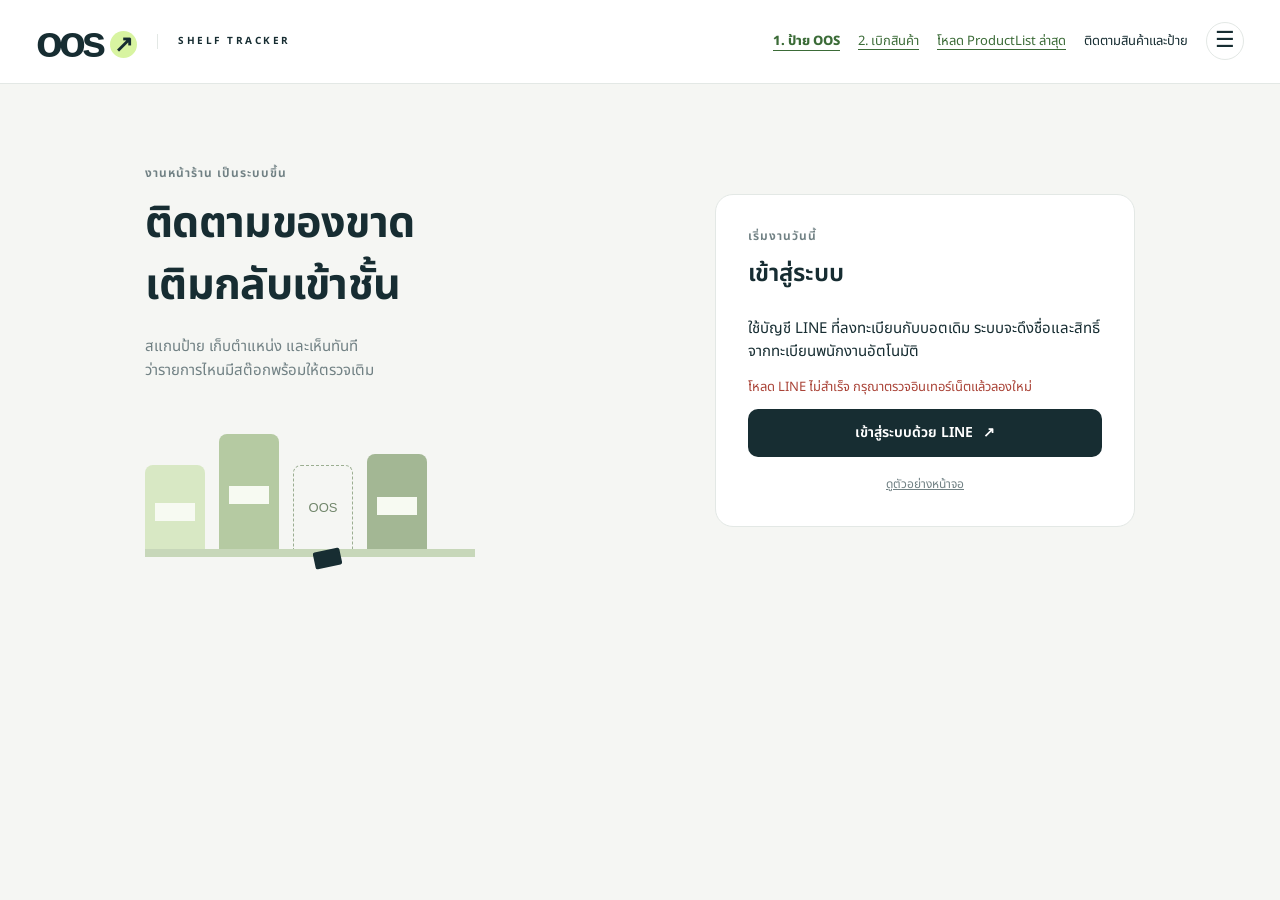
<file: index.html>
<!doctype html>
<html lang="th">
<head>
  <meta charset="utf-8"><meta name="viewport" content="width=device-width,initial-scale=1,viewport-fit=cover">
  <meta name="theme-color" content="#172d32"><meta name="referrer" content="no-referrer">
  <title>OOS — ติดตามสินค้าและป้าย</title>
  <link rel="stylesheet" href="styles.css?v=20261009-session1"><link rel="stylesheet" href="camera.css?v=20261009-session1">
  <script src="config.js" defer></script><script src="line-auth.js?v=20261009-session1" defer></script><script src="demo.js" defer></script><script src="export-gate.js?v=20261009-session1" defer></script><script src="barcode-camera.js?v=20261009-session1" defer></script><script src="app.js?v=20261009-session1" defer></script>
</head>
<body>
  <div class="demo-banner" id="demo-banner" hidden>โหมดตัวอย่าง · ข้อมูลจำลอง ไม่บันทึกลงชีท</div>
  <header class="topbar">
    <a class="brand" href="./" aria-label="หน้าแรก OOS"><span class="brand-mark">oos<span>↗</span></span><span class="brand-caption">SHELF TRACKER</span></a>
    <div class="topbar-right"><a class="text-btn" href="index.html" aria-current="page">1. ป้าย OOS</a><a class="text-btn" href="requisition.html">2. เบิกสินค้า</a><button class="text-btn" id="new-round-btn">โหลด ProductList ล่าสุด</button><span id="user-label" class="user-label">ติดตามสินค้าและป้าย</span><button id="account-btn" class="icon-btn" title="ข้อมูลผู้ใช้งาน" aria-label="ข้อมูลผู้ใช้งาน">☰</button></div>
  </header>
  <section id="login-view" class="login-wrap">
    <div class="login-intro"><span class="eyebrow">งานหน้าร้าน เป็นระบบขึ้น</span><h1>ติดตามของขาด<br>เติมกลับเข้าชั้น</h1><p>สแกนป้าย เก็บตำแหน่ง และเห็นทันที<br>ว่ารายการไหนมีสต๊อกพร้อมให้ตรวจเติม</p><div class="shelf-art" aria-hidden="true"><span></span><span></span><span class="missing">OOS</span><span></span><i></i></div></div>
    <form id="login-form" class="panel login-form"><span class="eyebrow">เริ่มงานวันนี้</span><h2>เข้าสู่ระบบ</h2>
      <p id="setup-notice" class="notice" hidden>ยังไม่ได้เชื่อมต่อระบบ ผู้ดูแลต้องติดตั้งตามคู่มือก่อนใช้งานจริง</p>
      <p>ใช้บัญชี LINE ที่ลงทะเบียนกับบอตเดิม ระบบจะดึงชื่อและสิทธิ์จากทะเบียนพนักงานอัตโนมัติ</p>
      <p class="form-error" id="login-error" role="alert"></p><button class="btn primary full" id="login-submit">เข้าสู่ระบบด้วย LINE <span>↗</span></button>
      <a class="demo-link" href="?demo=1">ดูตัวอย่างหน้าจอ</a>
    </form>
  </section>
  <main id="app-view" class="app-layout" hidden>
    <aside class="sidebar"><div class="workspace-label">งานหน้าร้าน</div><button class="side-link active" data-filter="ready"><span>▦</span> รายการ OOS</button><button class="side-link" data-filter="closed"><span>◷</span> ประวัติการเติม</button><div class="sidebar-guide"><span class="guide-dot"></span><h3>ป้ายอยู่ที่ไหน?</h3><p>เก็บบน top stock<br>ให้ตรงกับ Section<br>ที่บันทึกไว้ในระบบ</p></div><div class="sidebar-footer">OOS TRACKER <span>v2.0</span></div></aside>
    <div class="workspace">
      <div class="page-heading"><div><span class="eyebrow" id="branch-label">สาขา 1000</span><h1>จัดการสินค้า OOS</h1><p>จากป้ายที่เก็บไว้ กลับไปเป็นสินค้าบนชั้น</p></div><button class="btn secondary" id="refresh-btn"><span>↻</span> อัปเดตรายการ</button></div>
      <p id="source-detail" class="small muted"></p>
      <div id="health" class="health" role="status"></div>
      <section class="stats" aria-label="สรุปสถานะ"><button class="stat stat-ready" data-filter="ready"><span class="stat-label"><i></i> พบสต๊อก รอเติม</span><strong id="count-ready">—</strong><small>ตรวจของ แล้วเติมเข้าชั้น <span>↗</span></small></button><button class="stat" data-filter="waiting"><span class="stat-label"><i class="amber"></i> ยังรอสินค้า</span><strong id="count-waiting">—</strong><small>คงเหลือในชีทเป็น 0</small></button><button class="stat" data-filter="review"><span class="stat-label"><i class="red"></i> ตรวจสอบข้อมูล</span><strong id="count-review">—</strong><small>ยอดว่าง หรือข้อมูลไม่ตรงกัน</small></button></section>
      <section class="quick-actions"><div class="quick-caption"><span class="scan-symbol" aria-hidden="true">▥</span><div><h2>เจอของขาด หรือเติมเสร็จแล้ว?</h2><p>สแกนป้ายเพื่อบันทึกงานได้เลย</p></div></div><div class="action-buttons"><button class="btn secondary" id="refill-btn">✓ สแกนเติมสินค้าแล้ว</button><button class="btn primary" id="add-btn">+ สแกนป้าย OOS</button></div></section>
      <section class="records-panel panel"><div class="list-heading"><h2>รายการสินค้า <span id="total-label"></span></h2><span id="list-updated" class="small muted"></span></div><div class="tabs" role="group" aria-label="กรองสถานะ"><button data-filter="ready" class="selected">รอเติม</button><button data-filter="waiting">รอสินค้า</button><button data-filter="review">ตรวจสอบ</button><button data-filter="all">ทั้งหมดที่ค้าง</button><button data-filter="closed">ปิดแล้ว</button></div>
        <div class="search-row"><label class="search-label"><span aria-hidden="true">⌕</span><input id="search" aria-label="ค้นหาสินค้า" placeholder="ค้นหาชื่อสินค้า บาร์โค้ด หรือรหัส"></label><input id="section-filter" aria-label="กรอง Section" placeholder="ทุก Section" maxlength="40"></div>
        <div class="table-labels"><span>สินค้า / ตำแหน่งป้าย</span><span>คงเหลือ</span><span>สถานะ / จัดการ</span></div><div id="records" aria-live="polite"></div><div class="list-footer"><span id="list-status" class="small muted"></span><button id="load-more" class="text-btn" hidden>ดูเพิ่มอีก 50 รายการ ↓</button></div>
      </section>
      <div class="bottom-note"><span>ยอดสต๊อกอ้างอิง ProductList บน Google Sheets</span><a href="warehouse.html">ประวัติใบเบิกระบบเดิม</a></div>
    </div>
  </main>
  <dialog id="scan-dialog"><div class="dialog-heading"><div><span class="eyebrow">สแกนป้ายสินค้า</span><h2 id="scan-title">บันทึกสินค้า OOS</h2></div><button class="icon-btn" data-close="scan-dialog" aria-label="ปิด">×</button></div>
    <form id="lookup-form"><label>บาร์โค้ด<div class="input-action"><input id="barcode" inputmode="numeric" autocomplete="off" required maxlength="40" placeholder="สแกนหรือพิมพ์บาร์โค้ด"><button class="btn primary" id="lookup-btn">ค้นหา</button></div></label></form>
    <button class="btn camera-btn full" id="camera-btn">▥ เปิดกล้องสแกน</button><div id="camera-box" class="barcode-camera" hidden><div class="camera-view"><div id="camera-reader" class="camera-reader"></div><div class="camera-guide" aria-hidden="true"></div></div><div class="camera-controls">
      <label data-camera-choice hidden>เลือกกล้อง <select data-camera-select aria-label="เลือกกล้องที่ภาพคมชัด"></select></label>
      <label data-camera-zoom-label hidden><span class="camera-zoom-head">ซูม <output data-camera-zoom-value>1.0×</output></span><input data-camera-zoom type="range" aria-label="ซูมกล้อง"></label>
      <div class="camera-buttons"><button type="button" class="btn secondary" data-camera-focus hidden>โฟกัสใหม่</button><button type="button" class="btn secondary" data-camera-torch aria-pressed="false" hidden>เปิดไฟฉาย</button></div>
      <p class="camera-status" data-camera-status role="status" aria-live="polite"></p><p class="camera-hint" data-camera-hint></p>
    </div><button type="button" class="text-btn" id="stop-camera">หยุดกล้อง</button></div>
    <p id="scan-error" class="form-error" role="alert"></p>
    <div id="existing-record" hidden></div><p id="demo-scan-hint" class="small muted" hidden>ลองพิมพ์ DEMO-NEW เพื่อเพิ่มสินค้า หรือ DEMO-001 เพื่อเติมรายการตัวอย่าง</p>
  </dialog>
  <dialog id="create-dialog" class="placement-dialog" aria-labelledby="placement-title">
    <div class="dialog-heading"><div><span class="eyebrow">พบสินค้าแล้ว</span><h2 id="placement-title">ระบุ Section และตำแหน่งชั้นวาง</h2></div><button type="button" class="icon-btn" data-close="create-dialog" aria-label="ยกเลิก">×</button></div>
    <form id="create-form" hidden>
      <div id="lookup-product" class="product-preview"></div>
      <div class="two-fields"><label>Section<input id="new-section" required maxlength="40" placeholder="เช่น S63"></label><label>ตำแหน่งแผ่นชั้นวาง<input id="new-location" maxlength="120" placeholder="เช่น B-2 หรือชั้น 3 ช่องซ้าย"></label></div>
      <p id="section-hint" class="small muted"></p>
      <label>หมายเหตุ (ถ้ามี)<input id="new-note" maxlength="500"></label>
      <label class="check-row"><input type="checkbox" id="confirm-zero" required><span>ตรวจสต๊อกแล้วเป็น 0 และนำป้ายออกแล้ว</span></label>
      <p id="create-error" class="form-error" role="alert"></p>
      <button class="btn primary full" id="save-oos">ยืนยันบันทึก OOS</button>
      <button type="button" class="text-btn full" id="placement-rescan">กลับไปสแกนสินค้า</button>
    </form>
  </dialog>
  <dialog id="detail-dialog"><div class="dialog-heading"><div><span class="eyebrow">จัดการรายการ</span><h2 id="detail-title">เติมสินค้าและคืนป้าย</h2></div><button class="icon-btn" data-close="detail-dialog" aria-label="ปิด">×</button></div><div id="detail-product" class="product-preview"></div><form id="close-form"><label class="check-row"><input type="checkbox" id="confirm-filled" required><span>เติมสินค้าบนชั้นเรียบร้อยแล้ว</span></label><label class="check-row"><input type="checkbox" id="confirm-label" required><span>นำป้ายกลับติดที่ชั้น และตรวจราคาปัจจุบันแล้ว</span></label><p id="close-error" class="form-error" role="alert"></p><button class="btn primary full" id="close-record">ยืนยันเติมสินค้าและปิดรายการ</button></form><details id="edit-section-details"><summary>แก้ไข Section หรือตำแหน่งเก็บป้าย</summary><form id="section-form"><label>Section<input id="edit-section" required maxlength="40"></label><label>ตำแหน่งเก็บป้าย<input id="edit-location" maxlength="120"></label><p id="section-error" class="form-error" role="alert"></p><button class="btn secondary full">บันทึกตำแหน่งใหม่</button></form></details></dialog>
  <dialog id="account-dialog"><div class="dialog-heading"><h2>ข้อมูลผู้ใช้งาน</h2><button class="icon-btn" data-close="account-dialog" aria-label="ปิด">×</button></div><p id="account-info"></p><div id="admin-controls" hidden><h3>อัปเดตชีทต้นทาง</h3><p class="muted small">หยุดตรวจสต๊อกก่อนวางข้อมูลหลายชุด แล้วเปิดอีกครั้งเมื่อข้อมูลครบ</p><button class="btn secondary full" id="pause-btn">หยุดตรวจสต๊อกชั่วคราว</button><p id="pause-error" class="form-error" role="alert"></p></div><button class="text-btn" id="logout-btn">ออกจากระบบ LINE</button></dialog>
  <div id="toast" class="toast" role="status" hidden></div>
</body></html>
</file>
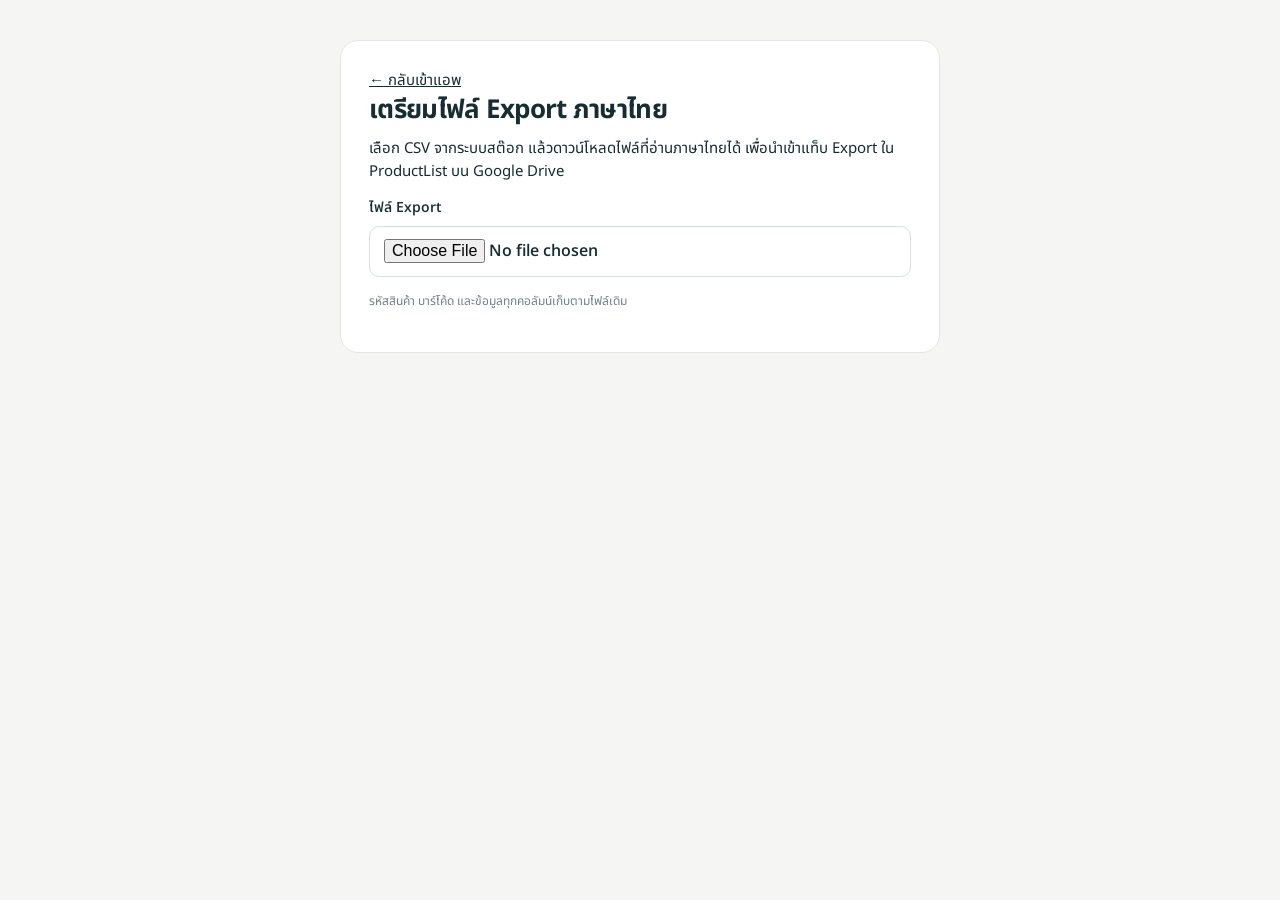
<file: prepare-export.html>
<!doctype html>
<html lang="th"><head><meta charset="utf-8"><meta name="viewport" content="width=device-width,initial-scale=1"><title>เตรียมไฟล์ Export ภาษาไทย</title><link rel="stylesheet" href="styles.css"><script src="inventory.js" defer></script><script src="prepare-export.js" defer></script></head>
<body><main class="panel" style="max-width:600px;margin:40px auto;padding:28px"><a href="index.html">← กลับเข้าแอพ</a><h1 style="font-size:26px">เตรียมไฟล์ Export ภาษาไทย</h1><p>เลือก CSV จากระบบสต๊อก แล้วดาวน์โหลดไฟล์ที่อ่านภาษาไทยได้ เพื่อนำเข้าแท็บ Export ใน ProductList บน Google Drive</p><label>ไฟล์ Export<input id="export-file" type="file" accept=".csv"></label><p id="export-message" role="status"></p><a id="export-download" class="btn primary full" hidden>ดาวน์โหลดไฟล์ภาษาไทย</a><p class="small muted">รหัสสินค้า บาร์โค้ด และข้อมูลทุกคอลัมน์เก็บตามไฟล์เดิม</p></main></body></html>
</file>
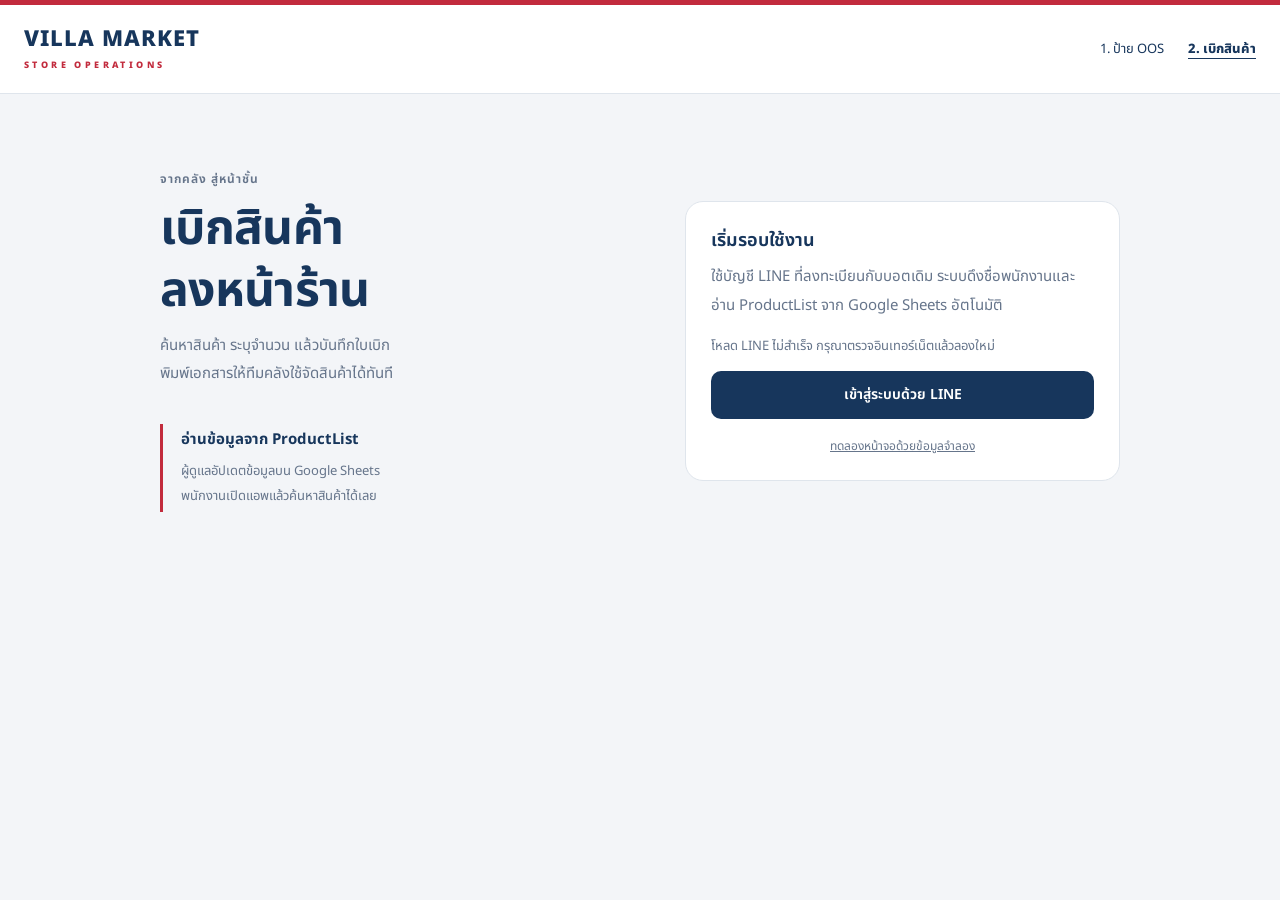
<file: requisition.html>
<!doctype html>
<html lang="th">
<head>
  <meta charset="utf-8"><meta name="viewport" content="width=device-width,initial-scale=1"><meta name="theme-color" content="#17365c"><meta name="referrer" content="no-referrer">
  <title>Villa Market · เบิกสินค้าลงหน้าร้าน</title>
  <link rel="stylesheet" href="styles.css?v=20261009-session1"><link rel="stylesheet" href="camera.css?v=20261009-session1"><link rel="stylesheet" href="requisition.css">
  <script src="config.js" defer></script><script src="line-auth.js?v=20261009-session1" defer></script><script src="export-gate.js?v=20261009-session1" defer></script><script src="requisition-demo.js" defer></script><script src="barcode-camera.js?v=20261009-session1" defer></script><script src="requisition.js?v=20261009-session1" defer></script>
</head>
<body class="rq-body">
  <div id="rq-demo" class="demo-banner" hidden>ข้อมูลจำลองสำหรับทดลองหน้าจอ · ไม่บันทึก Google Sheets และไม่ใช่ใบเบิกจริง</div>
  <header class="rq-topbar"><a href="requisition.html" class="villa-wordmark">VILLA MARKET<span>STORE OPERATIONS</span></a><nav aria-label="เมนูหลัก"><a href="index.html">1. ป้าย OOS</a><a href="requisition.html" aria-current="page">2. เบิกสินค้า</a><button id="rq-logout" class="text-btn" hidden>ออกจากระบบ</button></nav></header>
  <main class="rq-main">
    <section id="rq-login" class="rq-login-grid"><div><span class="eyebrow">จากคลัง สู่หน้าชั้น</span><h1>เบิกสินค้า<br>ลงหน้าร้าน</h1><p>ค้นหาสินค้า ระบุจำนวน แล้วบันทึกใบเบิก<br>พิมพ์เอกสารให้ทีมคลังใช้จัดสินค้าได้ทันที</p><div class="rq-rule"><b>อ่านข้อมูลจาก ProductList</b><p>ผู้ดูแลอัปเดตข้อมูลบน Google Sheets<br>พนักงานเปิดแอพแล้วค้นหาสินค้าได้เลย</p></div></div>
      <form id="rq-login-form" class="panel rq-panel"><h2>เริ่มรอบใช้งาน</h2><p>ใช้บัญชี LINE ที่ลงทะเบียนกับบอตเดิม ระบบดึงชื่อพนักงานและอ่าน ProductList จาก Google Sheets อัตโนมัติ</p><p class="form-error" id="rq-login-error" role="alert"></p><button class="btn primary full">เข้าสู่ระบบด้วย LINE</button><a class="demo-link" href="?demo=1">ทดลองหน้าจอด้วยข้อมูลจำลอง</a></form>
    </section>
    <section id="rq-work" hidden>
      <div class="rq-heading"><div><span id="rq-user" class="eyebrow"></span><h1>เบิกสินค้าลงหน้าร้าน</h1><p>สแกน · ระบุจำนวน · บันทึกและพิมพ์ใบเบิก</p></div><button id="rq-new-round" class="btn secondary">โหลด ProductList ล่าสุด</button></div>
      <div class="rq-source" role="status"><span class="rq-dot"></span><div><strong id="rq-source-time">กำลังอ่าน ProductList</strong><small id="rq-source-detail"></small></div></div>
      <div class="rq-tabs" role="group" aria-label="เลือกหน้างาน"><button id="rq-tab-new" class="active">สร้างใบเบิก</button><button id="rq-tab-history">ประวัติ / พิมพ์ใบเบิก</button></div>
      <div id="rq-new-view" class="rq-grid">
        <section class="panel rq-panel"><div class="rq-section-heading"><span class="rq-step">01</span><div><h2>เลือกรายการสินค้า</h2><p class="small muted">คงเหลือ Z คือยอดทั้งร้าน ต้องตรวจของในคลังก่อนจัด</p></div></div>
          <form id="rq-search-form"><div class="rq-search-controls"><label>ค้นหาจาก<select id="rq-lookup-type"><option value="barcode">บาร์โค้ด</option><option value="sku">รหัสสินค้า E</option><option value="name">ชื่อสินค้า</option></select></label><label class="rq-grow">ชื่อสินค้า / รหัส / บาร์โค้ด<input id="rq-query" required maxlength="120" autocomplete="off" placeholder="พิมพ์ชื่อ รหัส หรือเปิดกล้องสแกน"></label></div><div class="rq-inline"><button class="btn primary" id="rq-search-btn">ค้นหาสินค้า</button><button type="button" id="rq-camera-btn" class="btn secondary">เปิดกล้องสแกน</button></div></form>
          <div id="rq-camera-box" class="barcode-camera" hidden><div class="camera-view"><div id="rq-camera-reader" class="camera-reader"></div><div class="camera-guide" aria-hidden="true"></div></div><div class="camera-controls">
      <label data-camera-choice hidden>เลือกกล้อง <select data-camera-select aria-label="เลือกกล้องที่ภาพคมชัด"></select></label>
      <label data-camera-zoom-label hidden><span class="camera-zoom-head">ซูม <output data-camera-zoom-value>1.0×</output></span><input data-camera-zoom type="range" aria-label="ซูมกล้อง"></label>
      <div class="camera-buttons"><button type="button" class="btn secondary" data-camera-focus hidden>โฟกัสใหม่</button><button type="button" class="btn secondary" data-camera-torch aria-pressed="false" hidden>เปิดไฟฉาย</button></div>
      <p class="camera-status" data-camera-status role="status" aria-live="polite"></p><p class="camera-hint" data-camera-hint></p>
    </div><button type="button" class="text-btn" id="rq-camera-stop">ปิดกล้อง</button></div>
          <div id="rq-name-results" class="rq-name-results" aria-live="polite"></div><p id="rq-search-error" class="form-error" role="alert"></p><p id="rq-demo-hint" class="small muted" hidden>ลองรหัสสินค้า 0030033, 0181279 หรือ 0258362</p>
          <div id="rq-search-empty" class="rq-placeholder"><span>▥</span><p>สแกนสินค้าจากหน้าร้าน<br>หรือค้นด้วยชื่อ / รหัสสินค้าใน ProductList</p></div>
          <form id="rq-item-form" hidden><div id="rq-product" class="rq-product"></div><div class="two-fields"><label>จำนวนเบิก<input id="rq-qty" type="number" required min="0.001" max="100000" step="0.001" value="1"></label><label>หน่วยตามรหัสสินค้านี้<select id="rq-unit" required><option value="ชิ้น" selected>ชิ้น</option><option value="ลัง">ลัง</option></select></label></div><label>Section / ตำแหน่งที่จะเติม<input id="rq-section" required maxlength="80" placeholder="เช่น A5 หรือ Section 16"></label><label>สาเหตุ<select id="rq-reason"><option>หน้าชั้นหมด</option><option>ใกล้หมด</option><option>เติมตามรอบ</option></select></label><label>หมายเหตุ<input id="rq-note" maxlength="300" placeholder="เช่น ป้ายเก็บอยู่ในซอง Section"></label><label class="check-row"><input id="rq-unit-confirm" type="checkbox" required><span>ตรวจสินค้าและหน่วยตรงกับรหัส E แล้ว ไม่รวมจำนวนชิ้นกับแพ็ก</span></label><button id="rq-add-btn" class="btn primary full">+ เพิ่มลงใบเบิก</button></form>
        </section>
        <section class="panel rq-panel rq-cart-panel"><div class="rq-section-heading"><span class="rq-step">02</span><div><h2>รายการเบิก <span id="rq-count" class="rq-count">0</span></h2><p class="small muted">สูงสุด 40 รายการต่อใบ · ตรวจจำนวนก่อนบันทึก</p></div></div><div id="rq-cart" aria-live="polite"></div><div class="rq-save-area"><p id="rq-save-error" class="form-error" role="alert"></p><button id="rq-save" class="btn primary full" disabled>บันทึกใบเบิกลง Google Sheets</button><p class="small muted">พิมพ์ได้เมื่อระบบยืนยันเลขที่ใบเบิกแล้ว<br>การเบิกภายในร้านไม่หักยอดสต๊อก Z ซ้ำ</p></div></section>
      </div>
      <section id="rq-history-view" class="panel rq-panel" hidden><div class="rq-heading"><div><h2>ประวัติใบเบิก</h2><p class="small muted">เปิดเอกสารเดิมเพื่อพิมพ์ซ้ำ หรือยืนยันการเติมสินค้า</p></div><button id="rq-history-refresh" class="btn secondary">อัปเดตรายการ</button></div><form id="rq-history-form" class="rq-inline"><input id="rq-history-query" maxlength="120" aria-label="ค้นหาใบเบิก" placeholder="เลขที่ใบเบิก / ผู้เบิก / สินค้า / Section"><button class="btn secondary">ค้นหา</button></form><p id="rq-history-error" class="form-error" role="alert"></p><div id="rq-history-list"></div></section>
      <p class="rq-footer">ข้อมูลสต๊อกอ่านจาก ProductList บน Google Sheets · ตรวจสินค้าจริงก่อนจัดและเติมหน้าชั้น</p>
    </section>
  </main>
  <dialog id="rq-document-dialog" class="rq-document-dialog"><div class="dialog-heading"><div><span class="eyebrow">ใบเบิกที่บันทึกแล้ว</span><h2 id="rq-document-title"></h2></div><button class="icon-btn" id="rq-document-close" aria-label="ปิด">×</button></div><div id="rq-document-body"></div><div class="rq-inline"><button id="rq-print" class="btn primary">พิมพ์ / บันทึก PDF</button><button id="rq-finish-open" class="btn secondary">ยืนยันเติมครบ</button><button id="rq-cancel-open" class="text-btn">ยกเลิกใบเบิก</button></div><p id="rq-document-error" class="form-error" role="alert"></p></dialog>
  <dialog id="rq-finish-dialog"><div class="dialog-heading"><h2 id="rq-finish-title">ยืนยันเติมครบ</h2><button class="icon-btn" id="rq-finish-close" aria-label="ปิด">×</button></div><form id="rq-finish-form"><p id="rq-finish-help"></p><div id="rq-finish-checks"><label class="check-row"><input type="checkbox" id="rq-confirm-filled"><span>เติมครบตามจำนวนเบิกทุกบรรทัดแล้ว</span></label><label class="check-row"><input type="checkbox" id="rq-confirm-label"><span>ติดป้ายและตรวจราคาตรงกับสินค้าทุกบรรทัดแล้ว</span></label></div><label>หมายเหตุ / เหตุผลยกเลิก<input id="rq-finish-note" maxlength="300"></label><p id="rq-finish-error" class="form-error" role="alert"></p><button class="btn primary full">บันทึกผล</button></form></dialog>
  <section id="rq-print-sheet" class="rq-print-sheet" aria-hidden="true"></section>
</body></html>
</file>
<file: styles.css>
@font-face{font-family:Thai;src:url('fonts/NotoSansThai.ttf') format('truetype');font-weight:100 900;font-display:swap}
:root{--ink:#172d32;--muted:#718184;--bg:#f5f6f3;--line:#e3e8e5;--accent:#d8f4a1;--green:#3b6b37;--amber:#ad7a1a;--red:#ac4f45;--radius:18px}
*{box-sizing:border-box}body{margin:0;font-family:Thai,'Noto Sans Thai',Tahoma,Arial,sans-serif;background:var(--bg);color:var(--ink);font-size:15px;line-height:1.55}button,input{font:inherit}button,a,input{-webkit-tap-highlight-color:transparent}button{cursor:pointer}button:disabled{cursor:wait;opacity:.58}button:focus-visible,a:focus-visible,input:focus-visible,summary:focus-visible{outline:3px solid #91b954;outline-offset:3px}button{color:inherit}a{color:inherit}h1,h2,h3,p{margin-top:0}h1{font-size:30px;letter-spacing:-.7px;line-height:1.4;margin-bottom:8px}h2{font-size:18px;font-weight:650;margin-bottom:8px}h3{font-size:15px}p{margin-bottom:14px}input{border:1px solid #d7dfdc;border-radius:10px;padding:12px 14px;background:white;color:var(--ink);width:100%;min-width:0;font-size:16px}input::placeholder{color:#899592}label{display:block;font-size:14px;font-weight:550;margin-bottom:15px}label input{margin-top:7px}label:has(input:required)::after{color:var(--red)}[hidden]{display:none!important}.muted{color:var(--muted)}.small{font-size:12px}.eyebrow{text-transform:uppercase;display:block;letter-spacing:1px;font-size:12px;font-weight:650;color:var(--muted);margin-bottom:10px}.panel{background:#fff;border:1px solid var(--line);border-radius:var(--radius)}.topbar{height:84px;border-bottom:1px solid var(--line);display:flex;align-items:center;justify-content:space-between;padding:0 36px;background:#fff}.brand{text-decoration:none;display:flex;align-items:center;gap:20px}.brand-mark{font-family:Arial,sans-serif;font-weight:800;font-size:44px;letter-spacing:-4px;line-height:1}.brand-mark span{display:inline-flex;align-items:center;justify-content:center;width:27px;height:27px;border-radius:50%;background:var(--accent);font-size:23px;letter-spacing:0;margin-left:8px;vertical-align:middle}.brand-caption{letter-spacing:2.5px;font-size:10px;font-weight:700;border-left:1px solid var(--line);padding-left:20px}.topbar-right{display:flex;align-items:center;gap:18px}.user-label{font-size:13px}.icon-btn{background:none;border:1px solid var(--line);border-radius:50%;width:38px;height:38px;font-size:22px;display:inline-flex;align-items:center;justify-content:center}.app-layout{display:grid;grid-template-columns:214px 1fr;max-width:1600px;margin:auto}.sidebar{padding:35px 20px 20px 24px;border-right:1px solid var(--line);min-height:calc(100vh - 84px);display:flex;flex-direction:column}.workspace-label{font-size:11px;color:var(--muted);padding:0 14px;margin-bottom:16px}.side-link{display:flex;align-items:center;gap:10px;border:0;background:none;text-align:left;font-size:14px;padding:13px 14px;border-radius:10px;margin-bottom:5px}.side-link.active{background:#e6ece6;font-weight:650}.side-link span{font-size:20px}.sidebar-guide{margin:90px 10px 30px;padding:0 5px;font-size:12px;color:var(--muted)}.sidebar-guide h3{color:var(--ink);margin:15px 0 8px}.guide-dot{display:block;width:27px;height:27px;border:6px solid #d7dfcd;border-radius:50%}.sidebar-footer{font-family:Arial,sans-serif;font-size:9px;letter-spacing:1px;margin-top:auto;color:var(--muted);display:flex;justify-content:space-between;padding:0 10px}.workspace{padding:35px 40px 26px;min-width:0;max-width:1300px}.page-heading{display:flex;align-items:center;justify-content:space-between;gap:20px}.page-heading p{color:var(--muted);font-size:13px}.btn{display:inline-flex;align-items:center;justify-content:center;gap:10px;padding:12px 20px;border:1px solid transparent;border-radius:10px;font-size:14px;font-weight:650;min-height:47px;white-space:nowrap;text-decoration:none}.primary{background:var(--ink);color:white}.primary:hover{background:#264248}.secondary{background:#fff;border-color:#dce2dd}.secondary:hover{background:#edf2e9}.full{width:100%}.text-btn{background:none;border:0;padding:10px 0;color:var(--green);font-size:13px;text-decoration:underline;text-underline-offset:4px}.health{font-size:12px;color:var(--muted);margin:8px 0 22px;display:flex;align-items:center;gap:8px;min-height:20px}.health::before{content:'';width:6px;height:6px;flex-shrink:0;border-radius:50%;background:#73936b}.health.warning{color:#876018}.health.warning::before{background:#b98823}.health.error{color:var(--red)}.health.error::before{background:var(--red)}.stats{display:grid;grid-template-columns:1.2fr 1fr 1fr;gap:16px;margin-bottom:24px}.stat{text-align:left;border:1px solid var(--line);border-radius:var(--radius);background:#fff;padding:19px 23px;color:var(--ink)}.stat-ready{background:var(--accent);border-color:#cae899}.stat-label{font-size:12px;display:flex;align-items:center;gap:8px}.stat-label i{height:7px;width:7px;border-radius:50%;background:#4c793b}.stat-label i.amber{background:#bf963c}.stat-label i.red{background:#bf6e60}.stat strong{display:block;font-family:Arial,sans-serif;font-size:46px;line-height:1.1;letter-spacing:-2px;margin:17px 0 15px;font-weight:500}.stat small{display:flex;justify-content:space-between;font-size:11px;color:#63726a}.stat-ready small{color:#436032}.stat small span{font-size:17px}.quick-actions{display:flex;align-items:center;justify-content:space-between;gap:18px;margin:0 0 30px;padding:7px 0}.quick-caption{display:flex;align-items:center;gap:15px}.quick-caption h2{font-size:15px;margin:0 0 3px}.quick-caption p{font-size:12px;color:var(--muted);margin:0}.scan-symbol{font-family:Arial,sans-serif;width:46px;height:46px;border:1px dashed #b3bfb7;border-radius:10px;display:flex;align-items:center;justify-content:center;font-size:31px}.action-buttons{display:flex;gap:10px}.records-panel{overflow:hidden}.list-heading{padding:23px 25px 12px;display:flex;align-items:center;justify-content:space-between;gap:10px}.list-heading h2{margin:0;font-size:17px}.list-heading h2 span{font-weight:400;font-size:12px;color:var(--muted);padding-left:7px}.tabs{display:flex;gap:18px;padding:0 25px;border-bottom:1px solid var(--line);overflow-x:auto}.tabs button{background:none;border:0;white-space:nowrap;padding:13px 3px 12px;font-size:13px;color:var(--muted);border-bottom:2px solid transparent}.tabs button.selected{border-color:var(--ink);color:var(--ink);font-weight:650}.search-row{display:flex;gap:12px;padding:17px 25px}.search-label{display:flex;align-items:center;gap:10px;flex:1;margin:0;border:1px solid var(--line);border-radius:9px;padding:0 12px;color:var(--muted)}.search-label span{font-size:23px}.search-label input{border:0;padding:10px 0;margin:0;font-size:13px;outline-offset:1px}.search-row>input{width:150px;font-size:13px;border-color:var(--line)}.table-labels{display:grid;grid-template-columns:1fr 95px 158px;padding:10px 25px;font-size:11px;color:var(--muted);background:#fafbf9;border-top:1px solid var(--line);border-bottom:1px solid var(--line)}.table-labels span:nth-child(2){text-align:center}.table-labels span:last-child{text-align:right}.record{display:grid;grid-template-columns:1fr 95px 158px;gap:0;align-items:center;padding:21px 25px;border-bottom:1px solid #eef0ed}.record:last-child{border-bottom:0}.record-main{display:flex;gap:15px;min-width:0}.record-icon{flex-shrink:0;width:43px;height:47px;border:1px solid #e2e8df;border-radius:9px;background:#f3f6f0;display:flex;align-items:center;justify-content:center}.record-icon svg{width:23px;height:23px;stroke:#8b9e80;fill:none;stroke-width:1.3}.record h3{font-size:14px;margin:0 0 4px;font-weight:600;word-break:break-word}.record-sub{font-size:11px;color:var(--muted);display:flex;gap:9px;flex-wrap:wrap;align-items:center}.section-pill{display:inline-block;font-family:Arial,Thai,sans-serif;font-size:10px;background:#edf0ec;color:#51634e;border-radius:4px;padding:3px 6px}.record-meta{font-size:10px;color:#84908b;margin-top:7px}.record-stock{text-align:center;font-size:23px;font-family:Arial,sans-serif;font-weight:500}.record-stock small{display:block;font-family:Thai,Tahoma,sans-serif;font-size:10px;color:var(--muted);font-weight:400}.record-action{text-align:right}.badge{display:inline-block;border-radius:5px;padding:3px 8px;font-size:10px;background:#f2f3ef;color:#6b7467}.badge.ready{background:#eaf4df;color:#466937}.badge.waiting{background:#fbf1d8;color:#886314}.badge.review{background:#fbe9e4;color:#a25646}.record-action button{display:block;margin:7px 0 0 auto;border:0;background:none;text-decoration:underline;text-underline-offset:4px;font-size:12px;padding:3px 0}.list-footer{padding:12px 25px;display:flex;justify-content:space-between;align-items:center;border-top:1px solid var(--line);min-height:44px}.bottom-note{display:flex;justify-content:space-between;gap:12px;font-size:10px;color:var(--muted);margin-top:22px}.empty{padding:38px 20px;text-align:center;color:var(--muted);font-size:13px}.empty strong{display:block;color:var(--ink);font-size:17px;margin:10px 0}.empty .empty-icon{font-size:35px}.demo-banner{background:#ede8d7;color:#675a32;font-size:11px;text-align:center;padding:7px}.login-wrap{display:grid;grid-template-columns:1fr 420px;gap:60px;max-width:1050px;margin:80px auto;padding:0 30px;align-items:center}.login-intro h1{font-size:43px;line-height:1.45;margin-bottom:18px}.login-intro>p{color:var(--muted);font-size:15px}.login-form{padding:32px}.login-form h2{font-size:24px;margin-bottom:24px}.demo-link{display:block;text-align:center;margin-top:18px;color:var(--muted);font-size:12px}.shelf-art{position:relative;display:flex;align-items:flex-end;gap:14px;width:330px;max-width:90%;height:140px;margin-top:35px;border-bottom:8px solid #c7d7b9}.shelf-art span{display:block;background:#d8e8c4;height:84px;width:60px;border-radius:8px 8px 0 0;position:relative}.shelf-art span:nth-child(2){height:115px;background:#b5caa2}.shelf-art span:nth-child(4){height:95px;background:#a3b794}.shelf-art span:before{content:'';position:absolute;top:45%;height:18px;background:#f7faf2;left:10px;right:10px}.shelf-art .missing{background:none;border:1px dashed #9bae91;border-bottom:0;display:flex;align-items:center;justify-content:center;font:13px Arial;color:#71866b}.shelf-art .missing:before{display:none}.shelf-art i{position:absolute;width:27px;height:17px;background:var(--ink);bottom:-18px;left:169px;transform:rotate(-12deg);border-radius:2px}.notice{background:#faf1da;color:#795d21;border-radius:9px;padding:12px;font-size:12px}.form-error{font-size:13px;color:#aa4438;white-space:pre-wrap;margin:12px 0;min-height:0}.form-error:empty{display:none}dialog{border:1px solid var(--line);border-radius:22px;width:540px;max-width:calc(100% - 24px);padding:28px;max-height:92vh;overflow:auto;color:var(--ink);box-shadow:0 20px 100px #162e3240}dialog::backdrop{background:#11232777;backdrop-filter:blur(3px)}.dialog-heading{display:flex;justify-content:space-between;align-items:flex-start;margin-bottom:20px;gap:15px}.dialog-heading h2{font-size:22px;margin:0}.dialog-heading .eyebrow{margin-bottom:5px}.input-action{display:flex;gap:8px;align-items:center}.input-action input{margin:7px 0 0}.input-action button{margin-top:7px}.camera-btn{margin:0 0 12px;background:#edf2e7;border:1px dashed #c8d5bd}.product-preview{padding:17px;background:#f2f5ef;border-radius:12px;margin:16px 0}.product-preview h3{font-size:17px;margin:0 0 8px}.product-preview p{font-size:12px;color:var(--muted);margin:5px 0}.product-preview strong{color:var(--ink)}.two-fields{display:grid;grid-template-columns:.7fr 1.3fr;gap:12px}.check-row{display:flex;gap:12px;align-items:flex-start;font-size:14px;font-weight:400;background:#fafbf9;border:1px solid var(--line);border-radius:10px;padding:14px;margin:15px 0}.check-row input{width:20px;height:20px;flex-shrink:0;accent-color:var(--ink);margin:0}.check-row span{flex:1}details{margin-top:22px;border-top:1px solid var(--line);padding-top:18px}summary{cursor:pointer;color:var(--muted);font-size:13px}details form{margin-top:15px}.toast{position:fixed;bottom:25px;left:50%;transform:translateX(-50%);background:var(--ink);color:#fff;border-radius:12px;padding:14px 23px;box-shadow:0 6px 30px #172d3230;max-width:calc(100% - 30px);width:max-content;font-size:14px;z-index:10}.toast.error{background:#873f36}#camera-box{border:1px solid var(--line);border-radius:10px;overflow:hidden}#camera-box .text-btn{display:block;margin:auto}.existing-actions{display:flex;gap:12px}
@media(min-width:1450px){.workspace{padding-left:55px;padding-right:55px}.stats{gap:22px}.stat{padding:22px 28px}}
@media(max-width:1100px){.app-layout{grid-template-columns:175px 1fr}.sidebar{padding-left:12px;padding-right:12px}.workspace{padding:28px 25px}.quick-actions{align-items:flex-start;flex-direction:column}.action-buttons{align-self:stretch}.action-buttons .btn{flex:1}.bottom-note{flex-direction:column;gap:3px}.page-heading .btn{font-size:12px;padding:10px 13px}.stats{gap:10px}.stat{padding:17px}.record,.table-labels{grid-template-columns:1fr 64px 120px}.record-icon{display:none}.brand-caption{display:none}}
@media(max-width:760px){.topbar{height:68px;padding:0 20px}.brand-mark{font-size:37px}.brand-mark span{width:23px;height:23px;font-size:20px}.user-label{font-size:11px}.topbar-right{gap:10px}.app-layout{display:block}.sidebar{display:none}.workspace{padding:24px 17px}.page-heading{align-items:flex-start;gap:8px}.page-heading h1{font-size:26px}.page-heading p{font-size:11px;max-width:220px}.page-heading .eyebrow{font-size:10px;margin-bottom:6px}.page-heading>.btn{font-size:0;padding:5px;width:38px;min-height:38px;margin-top:4px}.page-heading>.btn span{font-size:22px}.health{font-size:10px;margin:6px 0 17px}.stats{grid-template-columns:1.15fr 1fr 1fr;gap:8px;margin-bottom:20px}.stat{padding:13px 11px;border-radius:13px}.stat strong{font-size:34px;margin:14px 0 10px}.stat-label{font-size:10px;gap:5px;line-height:1.5;white-space:normal}.stat-label i{width:5px;height:5px;flex-shrink:0}.stat small{font-size:9px;line-height:1.5;min-height:27px}.stat small span{display:none}.quick-actions{gap:15px;margin-bottom:23px}.quick-caption h2{font-size:14px}.quick-caption p{font-size:11px}.scan-symbol{height:40px;width:40px;font-size:27px}.action-buttons{gap:8px}.action-buttons .btn{font-size:12px;padding:10px 9px}.list-heading{padding:19px 16px 10px}.list-heading h2{font-size:16px}.list-heading .small{font-size:10px}.tabs{padding:0 14px;gap:14px}.tabs button{font-size:11px;padding:12px 0}.search-row{padding:14px;gap:8px}.search-row>input{width:105px;font-size:11px;padding:10px 9px}.search-label{padding:0 9px;gap:6px}.search-label input{font-size:12px}.table-labels{display:none}.record{padding:17px 15px;grid-template-columns:1fr 54px;gap:8px 0;position:relative}.record h3{font-size:13px;padding-right:8px}.record-sub{font-size:10px;gap:7px}.record-meta{font-size:9px}.record-stock{font-size:23px}.record-action{grid-column:1/-1;display:flex;align-items:center;justify-content:space-between;text-align:left;margin-top:3px}.record-action button{margin:0;padding:5px 0;font-size:11px;min-height:30px}.badge{font-size:9px}.list-footer{padding:10px 15px}.bottom-note{font-size:9px;margin-top:17px}.login-wrap{display:block;padding:0 20px;margin:35px auto;max-width:450px}.login-intro h1{font-size:30px}.login-intro>p,.shelf-art{display:none}.login-intro{margin-bottom:25px}.login-form{padding:24px}.login-form h2{font-size:22px}.login-intro .eyebrow{font-size:11px}dialog{padding:23px 20px;border-radius:18px;max-height:94vh}.dialog-heading h2{font-size:20px}.two-fields{grid-template-columns:1fr}.demo-banner{font-size:10px}.toast{font-size:12px;bottom:18px}.product-preview h3{font-size:15px}.check-row{font-size:13px}}

.export-gate>p{white-space:pre-line;font-size:13px}.export-gate>a{margin:6px 0 18px}
.placement-dialog{position:fixed;inset:0;margin:auto;height:fit-content;max-height:calc(100dvh - 32px)}

@media(max-width:760px){.topbar-right .user-label{display:none}.topbar-right .text-btn{font-size:11px}.topbar-right{gap:9px}}

.record-action .oos-requisition-btn{display:block;color:#17365c;font-weight:700;margin-top:8px}.topbar-right a[aria-current],.rq-topbar a[aria-current]{font-weight:800;text-decoration:underline;text-underline-offset:5px}
@media(max-width:760px){.record-action{flex-wrap:wrap;gap:8px}.record-action .oos-requisition-btn{margin:0}.topbar{padding:0 12px}.brand-caption{display:none}}
</file>
<file: camera.css>
.barcode-camera{margin:14px 0;border:1px solid var(--line);border-radius:12px;overflow:hidden;background:#fff}
.camera-view{position:relative;min-height:100px;background:#172d32}
.camera-reader{width:100%}
.camera-reader video{display:block;width:100%!important;height:auto!important;object-fit:contain}
.camera-guide{position:absolute;inset:12% 5%;border:2px solid #ffffffb3;border-radius:8px;pointer-events:none;box-shadow:0 0 0 1px #172d3240}
.camera-guide::after{content:'ให้เห็นบาร์โค้ดครบทั้งแถบ';position:absolute;left:0;right:0;top:0;padding:4px;text-align:center;color:#fff;background:#172d3299;font-size:11px}
.camera-controls{padding:12px 14px}.camera-controls label{margin:0 0 10px;font-size:12px}.camera-controls select{font:inherit;width:100%;margin-top:5px;padding:9px;border:1px solid var(--line);border-radius:8px;background:#fff;min-height:44px}
.camera-controls input[type=range]{display:block;width:100%;padding:0;min-height:40px;accent-color:var(--green);border:0;cursor:pointer;margin-top:0}
.camera-zoom-head{display:flex;justify-content:space-between;align-items:center}.camera-zoom-head output{font-family:Arial,sans-serif;font-size:14px;font-weight:700}
.camera-buttons{display:flex;flex-wrap:wrap;gap:8px}.camera-buttons .btn{flex:1;padding:9px 12px;font-size:13px;min-height:44px}.camera-controls .camera-status{font-size:12px;color:var(--green);margin:10px 0 4px}.camera-controls .camera-hint{font-size:12px;color:var(--muted);margin:0;line-height:1.7}
#camera-box .text-btn,#rq-camera-box .text-btn{display:block;width:100%;margin:0;min-height:44px;border-top:1px solid var(--line)}
#rq-camera-box.barcode-camera{padding:0}
dialog.camera-dialog{position:fixed;inset:0;margin:auto;padding:0;width:540px;max-width:calc(100vw - 24px);max-height:calc(100vh - 24px);max-height:calc(100dvh - 24px);overflow:auto;border-radius:16px;overscroll-behavior:contain}
.camera-dialog .barcode-camera{margin:0;border:0;border-radius:0}
.camera-dialog .camera-view{height:300px;height:clamp(170px,40dvh,340px);min-height:0;overflow:hidden}
.camera-dialog .camera-reader{height:100%}
.camera-dialog .camera-reader video{height:100%!important;width:100%!important;object-fit:contain}
.camera-dialog .camera-controls{padding:10px 14px}
.camera-dialog .camera-controls label{margin-bottom:8px}
.camera-dialog .camera-hint{font-size:11px;line-height:1.5}
@media(max-height:600px){.camera-dialog .camera-view{height:35vh;height:35dvh}.camera-dialog .camera-controls{padding:7px 12px}.camera-dialog .camera-hint{display:none}}
</file>
<file: requisition.css>
:root{--ink:#17365c;--muted:#66758b;--bg:#f3f5f8;--line:#dfe5ec;--red:#c22b3d;--accent:#17365c}
.rq-body{color:var(--ink)}.rq-body .primary{background:#17365c;color:white}.rq-body button:focus-visible,.rq-body a:focus-visible,.rq-body input:focus-visible,.rq-body select:focus-visible{outline-color:#c22b3d}.rq-topbar{background:#fff;border-top:5px solid var(--red);border-bottom:1px solid var(--line);display:flex;justify-content:space-between;align-items:center;padding:22px max(24px,calc((100vw - 1280px)/2));gap:20px}.villa-wordmark{text-decoration:none;font-size:22px;font-weight:850;letter-spacing:1px;line-height:1.2}.villa-wordmark span{display:block;font-size:9px;color:var(--red);letter-spacing:3.4px;margin-top:7px}.rq-topbar nav{display:flex;gap:24px;align-items:center;font-size:13px}.rq-topbar nav a{text-decoration:none}.rq-main{max-width:1330px;margin:auto;padding:36px 26px}.rq-heading{display:flex;align-items:center;justify-content:space-between;gap:20px;margin-bottom:22px}.rq-heading h1{font-size:32px}.rq-heading p{color:var(--muted);margin:0}.rq-source{display:flex;gap:12px;align-items:center;background:#e8eef5;border:1px solid #d5dfeb;border-radius:12px;padding:14px 18px;margin:20px 0}.rq-source small{display:block;color:var(--muted);font-size:12px;margin-top:3px}.rq-dot{width:9px;height:9px;border-radius:50%;background:#237044;flex-shrink:0}.rq-tabs{display:flex;gap:24px;border-bottom:1px solid var(--line);margin:24px 0}.rq-tabs button{border:0;border-bottom:3px solid transparent;background:none;padding:12px 0;font-size:16px;font-weight:600}.rq-tabs button.active{border-bottom-color:var(--red)}.rq-grid{display:grid;grid-template-columns:minmax(0,1fr) minmax(0,1fr);gap:24px;align-items:start}.rq-panel{padding:25px}.rq-section-heading{display:flex;gap:12px;align-items:flex-start;margin-bottom:22px}.rq-section-heading h2{margin-bottom:5px}.rq-section-heading p{margin:0}.rq-step{color:#bd2436;background:#faedf0;border-radius:9px;padding:7px 10px;font-size:13px;font-weight:750}.rq-search-controls{display:flex;gap:12px}.rq-search-controls>label:first-child{width:140px}.rq-grow{flex:1;min-width:0}select{font:inherit;width:100%;padding:12px 10px;margin-top:7px;border:1px solid #d7dfdc;border-radius:10px;background:white;color:var(--ink);min-height:49px}.rq-inline{display:flex;flex-wrap:wrap;gap:10px;align-items:center}.rq-inline>input{flex:1;min-width:160px}.rq-inline .btn{min-height:45px}.rq-placeholder{text-align:center;padding:50px 10px;color:var(--muted);font-size:14px}.rq-placeholder>span{font-size:40px;color:#b2bdca}.rq-product{padding:18px;border-radius:12px;background:#f1f5fa;margin:22px 0}.rq-product h3{font-size:18px;margin-bottom:8px}.rq-product p{font-size:12px;margin:4px 0}.rq-stock{display:flex;justify-content:space-between;gap:16px;align-items:end;margin:15px 0 5px}.rq-stock strong{font-size:32px}.rq-stock span{font-size:12px}.rq-warning{padding:12px;margin:12px 0;background:#fff6df;border:1px solid #e9d399;color:#796124;border-radius:8px;font-size:12px}.rq-count{font-size:12px;background:#e8eef5;border-radius:15px;padding:3px 8px;margin-left:6px}.rq-cart-item{border-top:1px solid var(--line);padding:18px 0}.rq-cart-item h3{margin:0 0 5px;line-height:1.55}.rq-cart-item p{font-size:12px;color:var(--muted);margin:3px 0}.rq-cart-item .rq-inline{justify-content:space-between;margin-top:10px}.rq-cart-item strong{font-size:18px}.rq-cart-item button{font-size:12px}.rq-save-area{border-top:1px solid var(--line);padding-top:20px;margin-top:15px}.rq-save-area>p:last-child{text-align:center;margin:12px 0 0;line-height:1.7}.rq-footer{text-align:center;font-size:12px;color:var(--muted);margin:30px 0 0}.rq-login-grid{display:grid;grid-template-columns:1fr 1fr;max-width:960px;margin:40px auto;gap:90px;align-items:center}.rq-login-grid h1{font-size:48px;line-height:1.3}.rq-login-grid p{color:var(--muted);line-height:1.9}.rq-rule{border-left:3px solid var(--red);padding:4px 0 4px 18px;margin-top:35px}.rq-rule p{font-size:13px;margin:8px 0 0}.rq-history-card{padding:20px 0;border-bottom:1px solid var(--line);display:flex;align-items:center;justify-content:space-between;gap:14px}.rq-history-card h3{margin:0 0 7px}.rq-history-card p{font-size:12px;color:var(--muted);margin:4px 0}.rq-badge{display:inline-block;padding:3px 9px;border-radius:20px;font-size:11px;background:#fff1d2;color:#805819;margin-left:8px}.rq-badge.done{color:#276840;background:#e5f2e9}.rq-badge.cancel{color:#a23141;background:#fae8eb}.rq-document-dialog{width:1000px}.rq-document-dialog h2{font-size:20px;overflow-wrap:anywhere}.rq-doc-meta{font-size:13px;color:var(--muted);line-height:1.9}.rq-table-wrap{overflow:auto;margin:18px 0 24px}.rq-table{border-collapse:collapse;width:100%;font-size:12px;color:#263e5c}.rq-table th{text-align:left;background:#eef2f7}.rq-table th,.rq-table td{padding:12px 8px;border-bottom:1px solid var(--line);vertical-align:top}.rq-table .number{text-align:right}.rq-table small{display:block;color:var(--muted);font-size:10px}.rq-print-sheet{display:none}.export-gate>p{white-space:pre-line;font-size:13px}.export-gate>a{margin:6px 0 18px}.export-gate .primary{background:#17365c;color:#fff}#rq-camera-box{margin:15px 0;border:1px solid var(--line);border-radius:10px;padding:10px}
@media(max-width:760px){.rq-topbar{padding:17px 18px}.villa-wordmark{font-size:18px}.rq-topbar nav{gap:13px;font-size:11px}.rq-main{padding:25px 16px}.rq-grid{grid-template-columns:1fr}.rq-heading{display:block}.rq-heading h1{font-size:27px}.rq-heading>.btn{margin-top:16px;width:100%;font-size:13px}.rq-source{align-items:flex-start;padding:12px}.rq-source strong{font-size:12px}.rq-source small{font-size:10px;line-height:1.7}.rq-dot{margin-top:5px}.rq-panel{padding:20px}.rq-login-grid{display:block;margin:10px auto;max-width:430px}.rq-login-grid h1{font-size:35px}.rq-login-grid>div{margin-bottom:28px}.rq-login-grid>div>p{font-size:13px}.rq-rule{margin-top:20px}.rq-tabs{gap:20px}.rq-tabs button{font-size:13px}.rq-history-card{display:block}.rq-history-card button{margin-top:10px}.rq-search-controls{gap:9px}.rq-search-controls>label:first-child{width:113px}.rq-search-controls input,.rq-search-controls select{font-size:14px;padding-left:8px;padding-right:8px}.rq-document-dialog{padding:20px 14px}.rq-document-dialog h2{font-size:16px}.rq-table-wrap{font-size:11px}.rq-body .two-fields{grid-template-columns:1fr 1fr}.rq-table{min-width:610px}}
@page{size:A4 portrait;margin:12mm}
@media print{html,body{background:white!important;color:#111!important;margin:0!important;padding:0!important}body>*{display:none!important}body>.rq-print-sheet{display:block!important;font-family:Thai,Tahoma,Arial,sans-serif;color:#111;font-size:10pt}.rq-print-sheet h1{font-size:20pt;margin:0 0 5mm}.rq-print-sheet h2{font-size:12pt}.rq-print-sheet .print-brand{font-weight:800;font-size:15pt;border-top:2mm solid #17365c;padding-top:3mm}.rq-print-sheet .print-meta{display:grid;grid-template-columns:1fr 1fr;gap:2mm;font-size:9pt;margin:4mm 0}.rq-print-sheet table{width:100%;border-collapse:collapse;font-size:8.5pt;table-layout:fixed;margin:4mm 0}.rq-print-sheet th,.rq-print-sheet td{border:0.2mm solid #888;padding:2.3mm 1.5mm;vertical-align:top;overflow-wrap:anywhere}.rq-print-sheet th{background:#eee!important}.rq-print-sheet thead{display:table-header-group}.rq-print-sheet tr{break-inside:avoid}.rq-print-sheet thead tr:last-child th:nth-child(1){width:6%}.rq-print-sheet thead tr:last-child th:nth-child(2){width:19%}.rq-print-sheet thead tr:last-child th:nth-child(3){width:27%}.rq-print-sheet thead tr:last-child th:nth-child(4){width:11%}.rq-print-sheet thead tr:last-child th:nth-child(5){width:10%}.rq-print-sheet thead tr:last-child th:nth-child(6){width:9%}.rq-print-sheet thead tr:last-child th:nth-child(7),.rq-print-sheet thead tr:last-child th:nth-child(8){width:9%}.rq-print-sheet small{display:block;font-size:7.5pt}.print-signatures{display:grid;grid-template-columns:repeat(3,1fr);gap:6mm;margin-top:12mm;break-inside:avoid;text-align:center}.print-signatures p{border-top:0.2mm solid #888;padding-top:3mm;font-size:9pt}.print-note{font-size:8pt;line-height:1.7}.print-status{font-weight:bold;font-size:11pt}.print-demo{color:#b02020;font-weight:bold;font-size:14pt}}

@media print{.print-note,.print-signatures p{white-space:pre-line}}

@media print{.rq-print-sheet .print-repeat-id{width:auto;text-align:left;font-size:8pt;font-weight:500;background:white!important}.rq-print-sheet table{width:calc(100% - 1px)}}

@media print{.print-footer{break-inside:avoid}}

.rq-name-results{display:grid;gap:8px;margin:14px 0}.rq-name-results button{text-align:left;white-space:normal;width:100%;line-height:1.6}.rq-name-results small{display:block;color:#607185}.rq-topbar nav{flex-wrap:wrap}
</file>
